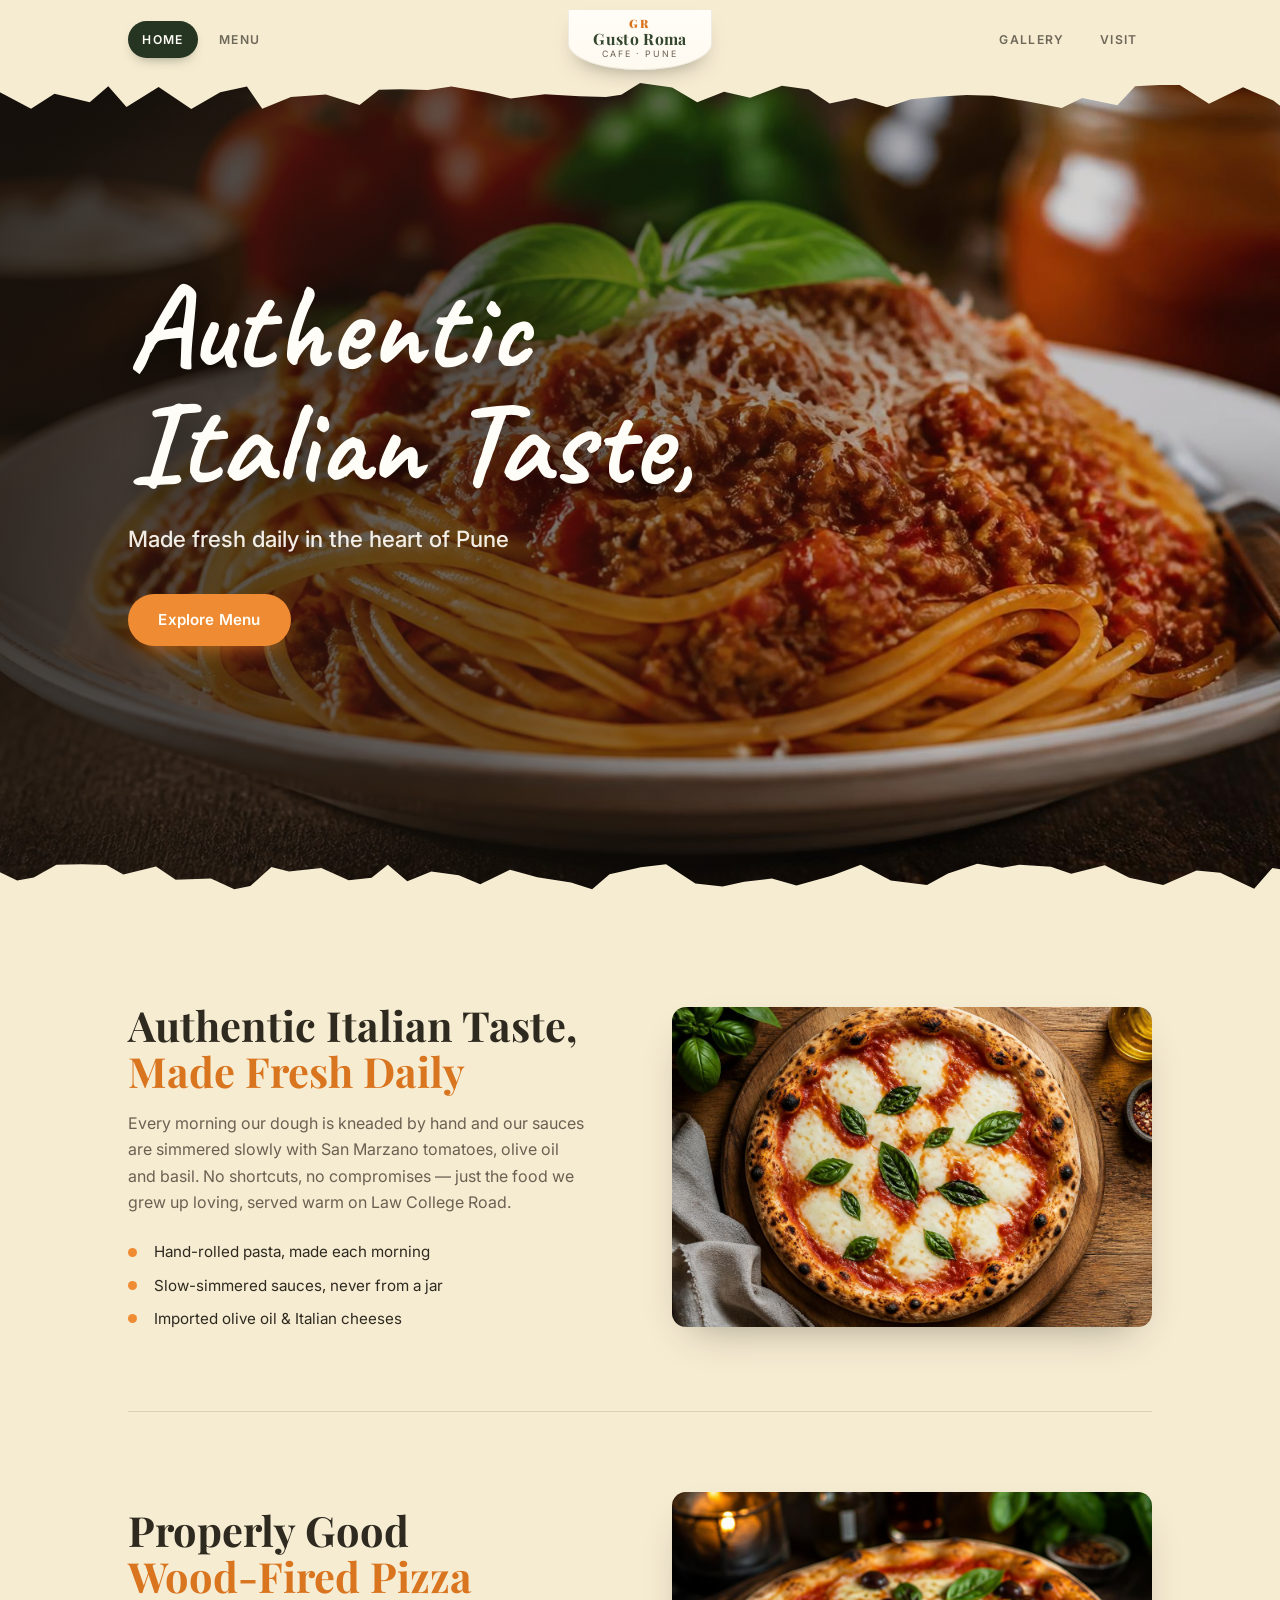
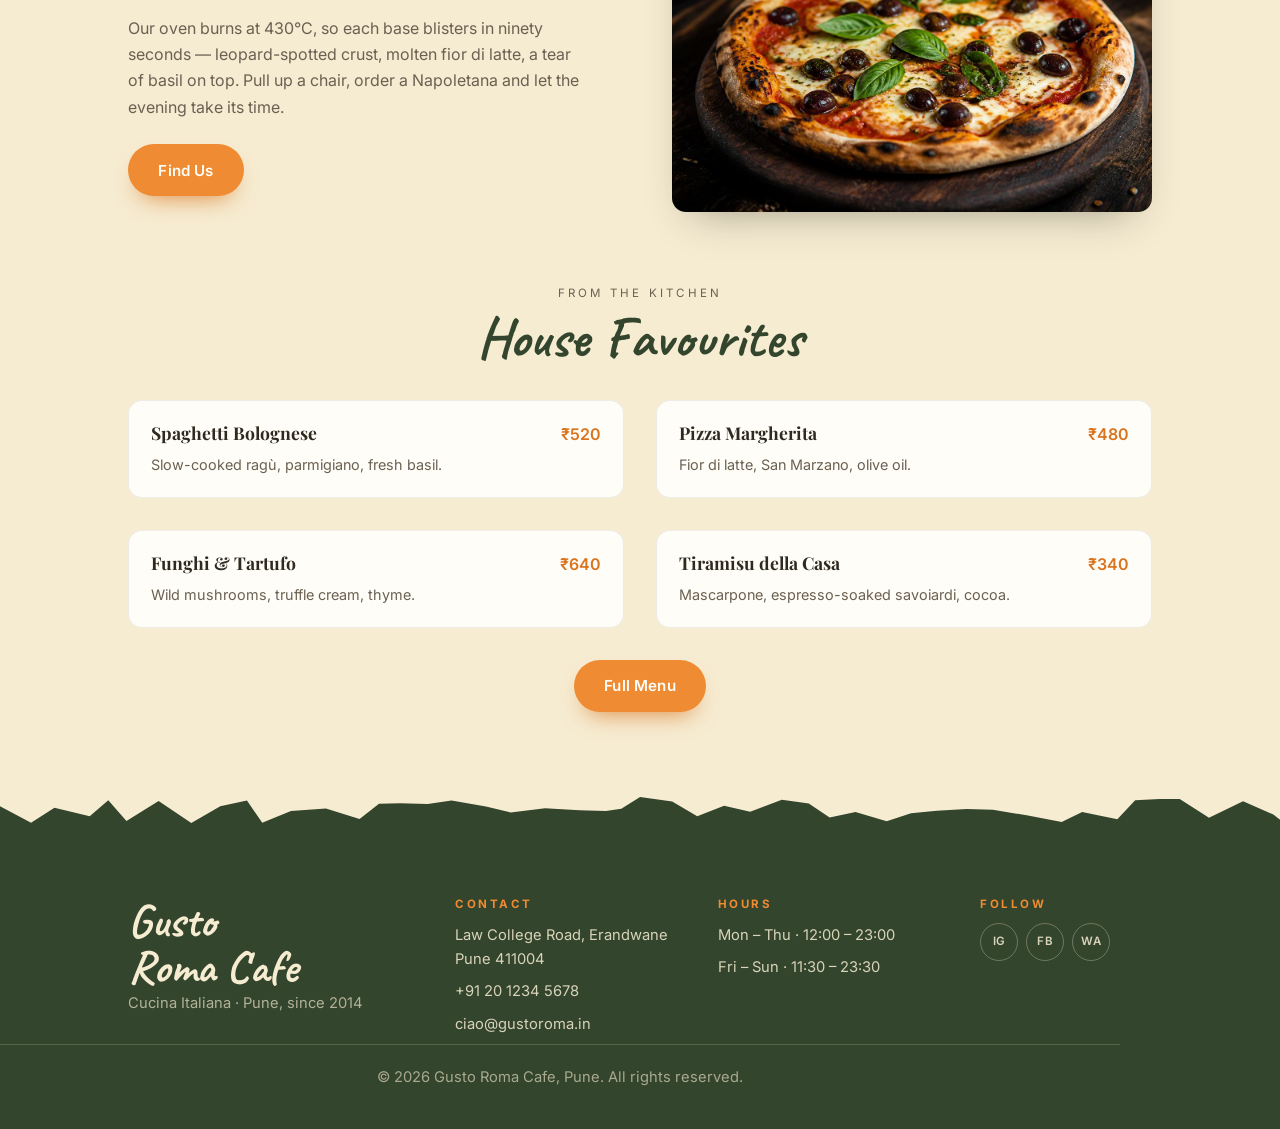
<file: index.html>
<!doctype html>
<html lang="en">
  <head>
    <meta charset="utf-8" />
    <meta name="viewport" content="width=device-width, initial-scale=1" />
    <title>Gusto Roma Cafe — Authentic Italian in Pune</title>
    <meta
      name="description"
      content="Gusto Roma Cafe in Pune serves authentic Italian pasta, wood-fired pizza and espresso, made fresh daily."
    />
    <link rel="preconnect" href="https://fonts.googleapis.com" />
    <link rel="preconnect" href="https://fonts.gstatic.com" crossorigin />
    <link
      href="https://fonts.googleapis.com/css2?family=Caveat:wght@700&family=Playfair+Display:wght@700;900&family=Inter:wght@400;500;600&display=swap"
      rel="stylesheet"
    />
    <link rel="stylesheet" href="./styles.css" />
  </head>
  <body>
    <header class="nav" id="top">
      <div class="nav__inner">
        <nav class="nav__links nav__links--left" aria-label="Primary">
          <a href="./index.html" class="is-active">Home</a>
          <a href="./menu.html">Menu</a>
        </nav>

        <a class="brand" href="./index.html" aria-label="Gusto Roma Cafe home">
          <span class="brand__mark">GR</span>
          <span class="brand__name">Gusto Roma</span>
          <span class="brand__sub">Cafe · Pune</span>
        </a>

        <nav class="nav__links nav__links--right" aria-label="Secondary">
          <a href="./gallery.html">Gallery</a>
          <a href="./visit.html">Visit</a>
        </nav>

        <button class="nav__toggle" id="navToggle" aria-expanded="false" aria-controls="mobileMenu">
          <span class="sr-only">Open menu</span>
          <span class="nav__bar"></span>
          <span class="nav__bar"></span>
          <span class="nav__bar"></span>
        </button>
      </div>

      <div class="mobile-menu" id="mobileMenu" hidden>
        <a href="./index.html" class="is-active">Home</a>
        <a href="./menu.html">Menu</a>
        <a href="./gallery.html">Gallery</a>
        <a href="./visit.html">Visit</a>
      </div>
    </header>

    <main>
      <!-- HERO -->
      <section class="hero" id="hero">
        <img
          class="hero__img"
          src="[data-uri]" data-img="hero-pasta"
          alt="Spaghetti bolognese with fresh basil on a rustic wooden table"
          width="1600"
          height="1008"
        />
        <div class="hero__scrim"></div>
        <div class="hero__content reveal">
          <h1 class="hero__title">Authentic<br />Italian Taste,</h1>
          <p class="hero__sub">Made fresh daily in the heart of Pune</p>
          <a class="btn btn--primary" href="./menu.html">Explore Menu</a>
        </div>
        <div class="torn torn--bottom" aria-hidden="true"></div>
      </section>

      <!-- CREAM SECTION -->
      <section class="cream">
        <div class="wrap">
          <article class="split reveal" id="story">
            <div class="split__text">
              <h2>Authentic Italian Taste,<br /><span class="accent">Made Fresh Daily</span></h2>
              <p>
                Every morning our dough is kneaded by hand and our sauces are simmered slowly with
                San Marzano tomatoes, olive oil and basil. No shortcuts, no compromises — just the
                food we grew up loving, served warm on Law College Road.
              </p>
              <ul class="ticks">
                <li>Hand-rolled pasta, made each morning</li>
                <li>Slow-simmered sauces, never from a jar</li>
                <li>Imported olive oil &amp; Italian cheeses</li>
              </ul>
            </div>
            <div class="split__media">
              <img
                src="[data-uri]" data-img="pizza-margherita"
                alt="Margherita pizza with mozzarella and basil on a wooden board"
                loading="lazy"
                width="1200"
                height="800"
              />
            </div>
          </article>

          <hr class="rule" />

          <article class="split split--reverse reveal" id="pizza">
            <div class="split__text">
              <h2>Properly Good<br /><span class="accent">Wood-Fired Pizza</span></h2>
              <p>
                Our oven burns at 430°C, so each base blisters in ninety seconds — leopard-spotted
                crust, molten fior di latte, a tear of basil on top. Pull up a chair, order a
                Napoletana and let the evening take its time.
              </p>
              <a class="btn btn--primary" href="./visit.html">Find Us</a>
            </div>
            <div class="split__media">
              <img
                src="[data-uri]" data-img="pizza-woodfired"
                alt="Wood-fired pizza with olives and basil on a dark wooden board"
                loading="lazy"
                width="1200"
                height="800"
              />
            </div>
          </article>

          <!-- MENU PREVIEW -->
          <section class="menu reveal" id="menu-preview">
            <p class="eyebrow">From the kitchen</p>
            <h2 class="menu__title">House Favourites</h2>
            <div class="menu__grid">
              <div class="dish">
                <div class="dish__row"><h3>Spaghetti Bolognese</h3><span>₹520</span></div>
                <p>Slow-cooked ragù, parmigiano, fresh basil.</p>
              </div>
              <div class="dish">
                <div class="dish__row"><h3>Pizza Margherita</h3><span>₹480</span></div>
                <p>Fior di latte, San Marzano, olive oil.</p>
              </div>
              <div class="dish">
                <div class="dish__row"><h3>Funghi &amp; Tartufo</h3><span>₹640</span></div>
                <p>Wild mushrooms, truffle cream, thyme.</p>
              </div>
              <div class="dish">
                <div class="dish__row"><h3>Tiramisu della Casa</h3><span>₹340</span></div>
                <p>Mascarpone, espresso-soaked savoiardi, cocoa.</p>
              </div>
            </div>
            <p style="margin-top: 2rem">
              <a class="btn btn--primary" href="./menu.html">Full Menu</a>
            </p>
          </section>
        </div>
      </section>
    </main>

    <footer class="footer" id="visit-footer">
      <div class="torn torn--top" aria-hidden="true"></div>
      <div class="wrap footer__grid">
        <div>
          <h3 class="footer__logo">Gusto<br />Roma Cafe</h3>
          <p class="footer__tag">Cucina Italiana · Pune, since 2014</p>
        </div>
        <div>
          <h4>Contact</h4>
          <p>Law College Road, Erandwane<br />Pune 411004</p>
          <p><a href="tel:+912012345678">+91 20 1234 5678</a></p>
          <p><a href="mailto:ciao@gustoroma.in">ciao@gustoroma.in</a></p>
        </div>
        <div>
          <h4>Hours</h4>
          <p>Mon – Thu · 12:00 – 23:00</p>
          <p>Fri – Sun · 11:30 – 23:30</p>
        </div>
        <div>
          <h4>Follow</h4>
          <div class="social">
            <a href="#" aria-label="Instagram">IG</a>
            <a href="#" aria-label="Facebook">FB</a>
            <a href="#" aria-label="WhatsApp">WA</a>
          </div>
        </div>
      </div>
      <p class="footer__legal">© <span id="year">2026</span> Gusto Roma Cafe, Pune. All rights reserved.</p>
    </footer>

    <script src="./script.js" defer></script>
  </body>
</html>
</file>
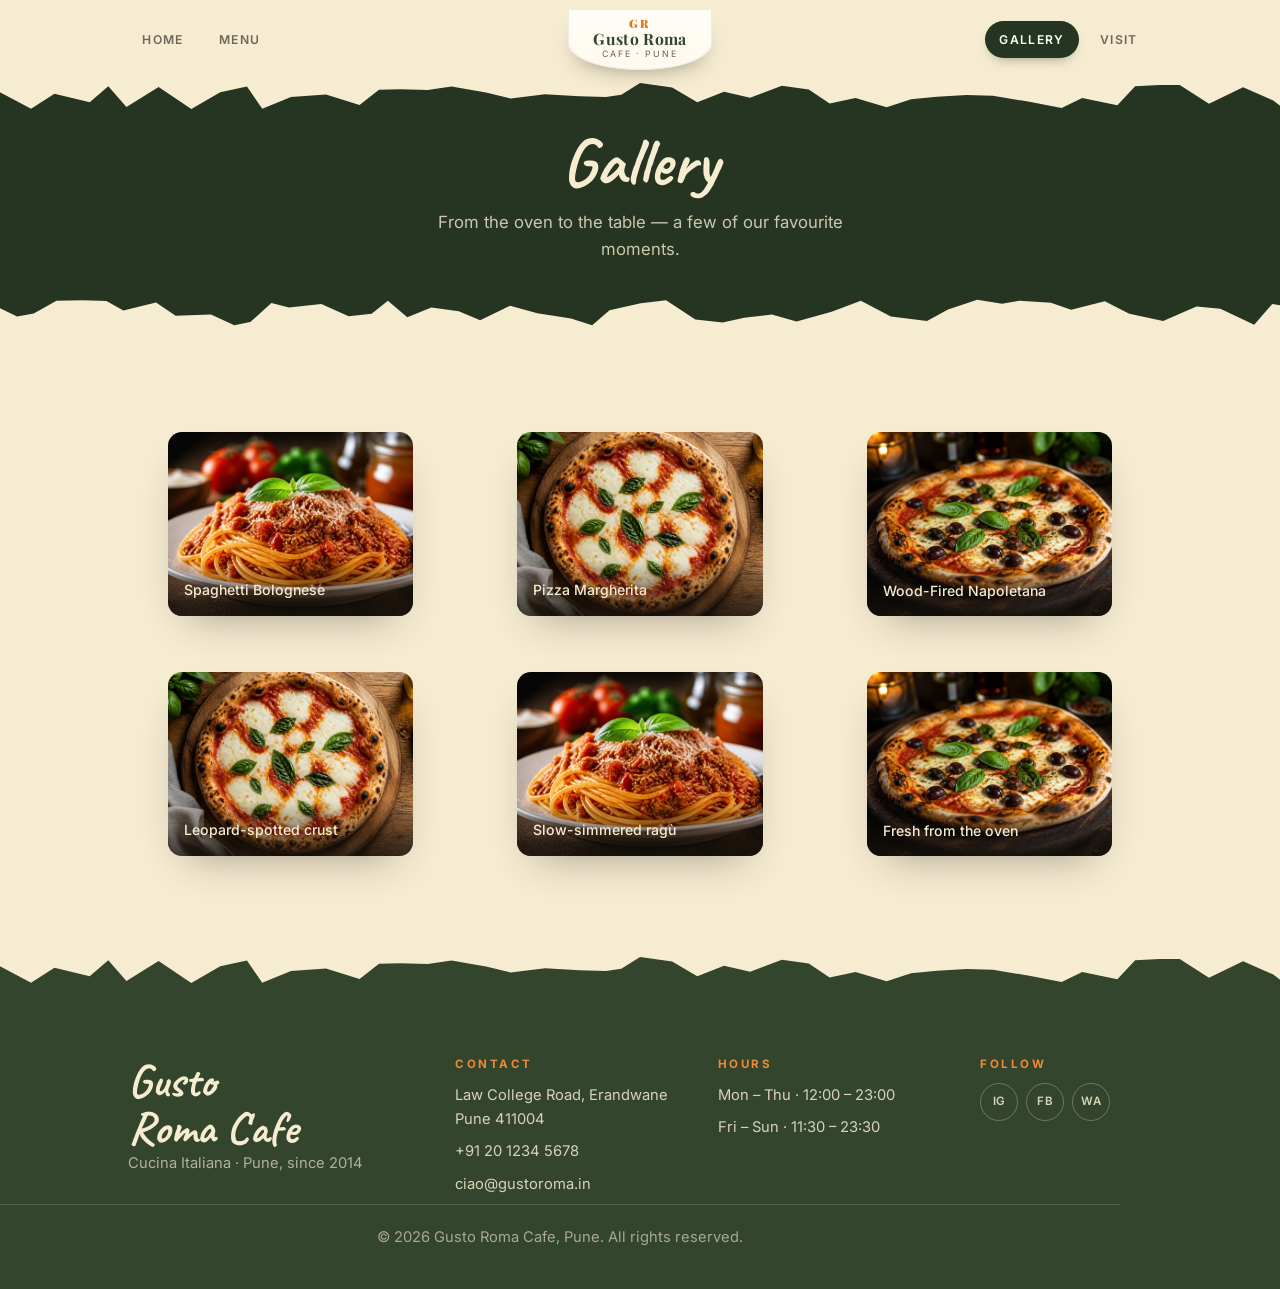
<file: gallery.html>
<!doctype html>
<html lang="en">
  <head>
    <meta charset="utf-8" />
    <meta name="viewport" content="width=device-width, initial-scale=1" />
    <title>Gallery — Gusto Roma Cafe, Pune</title>
    <meta
      name="description"
      content="A look inside Gusto Roma Cafe: wood-fired pizza, handmade pasta and the warm atmosphere of our Pune kitchen."
    />
    <link rel="preconnect" href="https://fonts.googleapis.com" />
    <link rel="preconnect" href="https://fonts.gstatic.com" crossorigin />
    <link
      href="https://fonts.googleapis.com/css2?family=Caveat:wght@700&family=Playfair+Display:wght@700;900&family=Inter:wght@400;500;600&display=swap"
      rel="stylesheet"
    />
    <link rel="stylesheet" href="./styles.css" />
  </head>
  <body>
    <header class="nav" id="top">
      <div class="nav__inner">
        <nav class="nav__links nav__links--left" aria-label="Primary">
          <a href="./index.html">Home</a>
          <a href="./menu.html">Menu</a>
        </nav>

        <a class="brand" href="./index.html" aria-label="Gusto Roma Cafe home">
          <span class="brand__mark">GR</span>
          <span class="brand__name">Gusto Roma</span>
          <span class="brand__sub">Cafe · Pune</span>
        </a>

        <nav class="nav__links nav__links--right" aria-label="Secondary">
          <a href="./gallery.html" class="is-active">Gallery</a>
          <a href="./visit.html">Visit</a>
        </nav>

        <button class="nav__toggle" id="navToggle" aria-expanded="false" aria-controls="mobileMenu">
          <span class="sr-only">Open menu</span>
          <span class="nav__bar"></span>
          <span class="nav__bar"></span>
          <span class="nav__bar"></span>
        </button>
      </div>

      <div class="mobile-menu" id="mobileMenu" hidden>
        <a href="./index.html">Home</a>
        <a href="./menu.html">Menu</a>
        <a href="./gallery.html" class="is-active">Gallery</a>
        <a href="./visit.html">Visit</a>
      </div>
    </header>

    <main class="page-offset">
      <section class="page-hero">
        <div class="wrap">
          <h1>Gallery</h1>
          <p>From the oven to the table — a few of our favourite moments.</p>
        </div>
        <div class="torn torn--bottom" aria-hidden="true"></div>
      </section>

      <section class="cream gallery">
        <div class="wrap">
          <div class="gallery__grid">
            <figure class="gallery__item reveal">
              <img
                src="[data-uri]" data-img="hero-pasta"
                alt="Spaghetti Bolognese with fresh basil"
                loading="lazy"
                width="800"
                height="600"
              />
              <figcaption>Spaghetti Bolognese</figcaption>
            </figure>
            <figure class="gallery__item reveal">
              <img
                src="[data-uri]" data-img="pizza-margherita"
                alt="Classic Margherita pizza"
                loading="lazy"
                width="800"
                height="600"
              />
              <figcaption>Pizza Margherita</figcaption>
            </figure>
            <figure class="gallery__item reveal">
              <img
                src="[data-uri]" data-img="pizza-woodfired"
                alt="Wood-fired pizza with olives and basil"
                loading="lazy"
                width="800"
                height="600"
              />
              <figcaption>Wood-Fired Napoletana</figcaption>
            </figure>
            <figure class="gallery__item reveal">
              <img
                src="[data-uri]" data-img="pizza-margherita"
                alt="Close-up of blistered crust and melting mozzarella"
                loading="lazy"
                width="800"
                height="600"
              />
              <figcaption>Leopard-spotted crust</figcaption>
            </figure>
            <figure class="gallery__item reveal">
              <img
                src="[data-uri]" data-img="hero-pasta"
                alt="Rich tomato ragù over fresh pasta"
                loading="lazy"
                width="800"
                height="600"
              />
              <figcaption>Slow-simmered ragù</figcaption>
            </figure>
            <figure class="gallery__item reveal">
              <img
                src="[data-uri]" data-img="pizza-woodfired"
                alt="Olives and basil on molten cheese"
                loading="lazy"
                width="800"
                height="600"
              />
              <figcaption>Fresh from the oven</figcaption>
            </figure>
          </div>
        </div>
      </section>
    </main>

    <footer class="footer">
      <div class="torn torn--top" aria-hidden="true"></div>
      <div class="wrap footer__grid">
        <div>
          <h3 class="footer__logo">Gusto<br />Roma Cafe</h3>
          <p class="footer__tag">Cucina Italiana · Pune, since 2014</p>
        </div>
        <div>
          <h4>Contact</h4>
          <p>Law College Road, Erandwane<br />Pune 411004</p>
          <p><a href="tel:+912012345678">+91 20 1234 5678</a></p>
          <p><a href="mailto:ciao@gustoroma.in">ciao@gustoroma.in</a></p>
        </div>
        <div>
          <h4>Hours</h4>
          <p>Mon – Thu · 12:00 – 23:00</p>
          <p>Fri – Sun · 11:30 – 23:30</p>
        </div>
        <div>
          <h4>Follow</h4>
          <div class="social">
            <a href="#" aria-label="Instagram">IG</a>
            <a href="#" aria-label="Facebook">FB</a>
            <a href="#" aria-label="WhatsApp">WA</a>
          </div>
        </div>
      </div>
      <p class="footer__legal">© <span id="year">2026</span> Gusto Roma Cafe, Pune. All rights reserved.</p>
    </footer>

    <script src="./script.js" defer></script>
  </body>
</html>
</file>
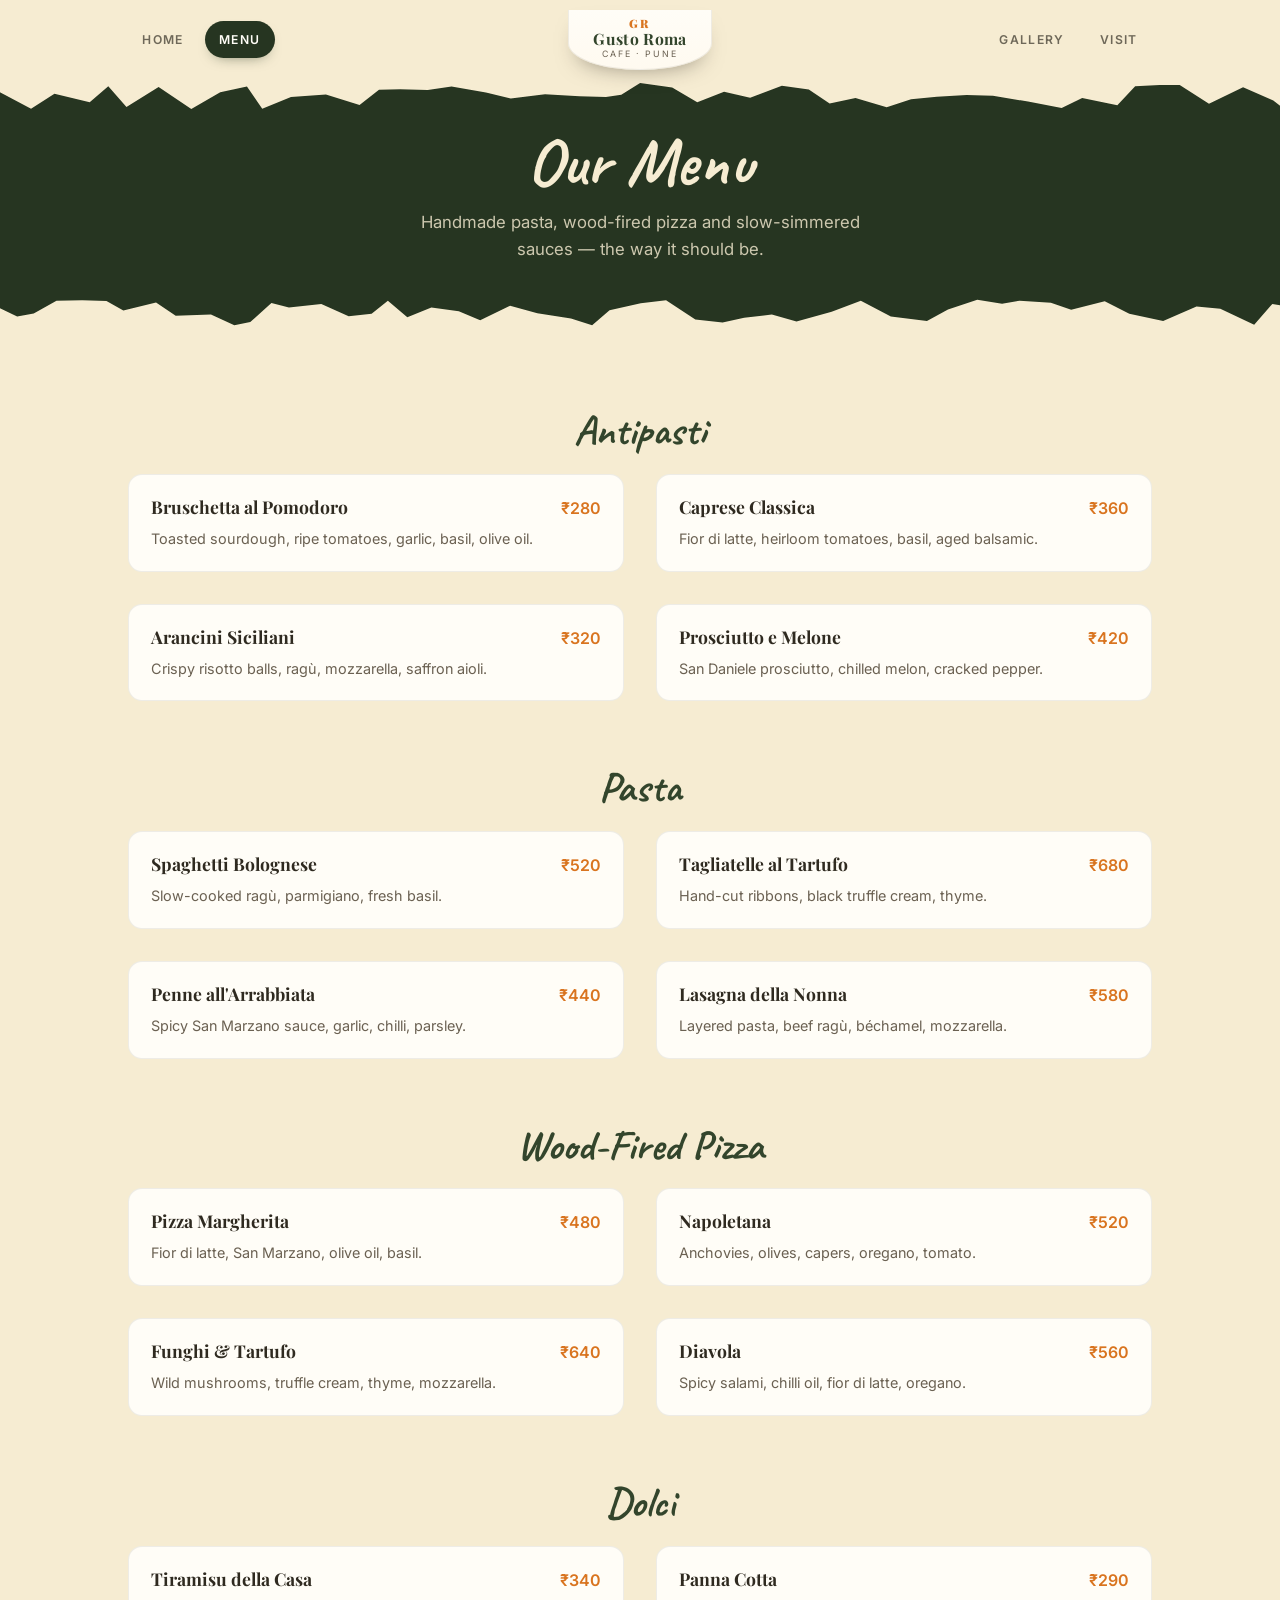
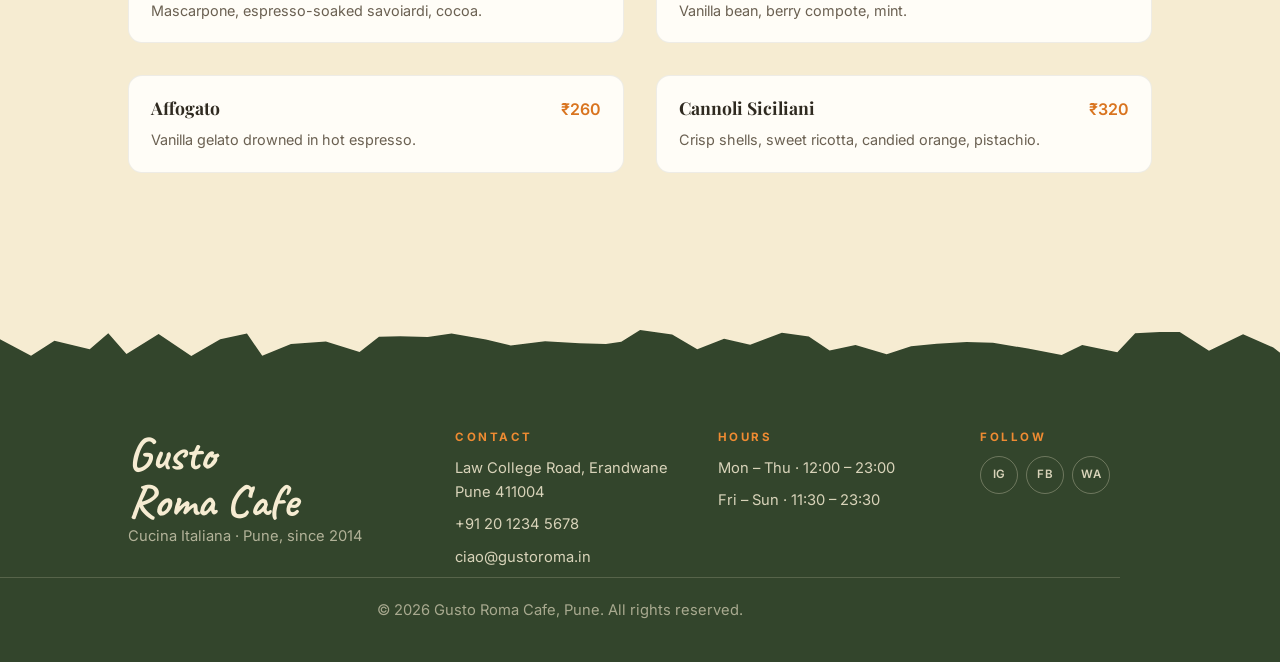
<file: menu.html>
<!doctype html>
<html lang="en">
  <head>
    <meta charset="utf-8" />
    <meta name="viewport" content="width=device-width, initial-scale=1" />
    <title>Menu — Gusto Roma Cafe, Pune</title>
    <meta
      name="description"
      content="Full menu at Gusto Roma Cafe: pasta, wood-fired pizza, antipasti and desserts made fresh daily in Pune."
    />
    <link rel="preconnect" href="https://fonts.googleapis.com" />
    <link rel="preconnect" href="https://fonts.gstatic.com" crossorigin />
    <link
      href="https://fonts.googleapis.com/css2?family=Caveat:wght@700&family=Playfair+Display:wght@700;900&family=Inter:wght@400;500;600&display=swap"
      rel="stylesheet"
    />
    <link rel="stylesheet" href="./styles.css" />
  </head>
  <body>
    <header class="nav" id="top">
      <div class="nav__inner">
        <nav class="nav__links nav__links--left" aria-label="Primary">
          <a href="./index.html">Home</a>
          <a href="./menu.html" class="is-active">Menu</a>
        </nav>

        <a class="brand" href="./index.html" aria-label="Gusto Roma Cafe home">
          <span class="brand__mark">GR</span>
          <span class="brand__name">Gusto Roma</span>
          <span class="brand__sub">Cafe · Pune</span>
        </a>

        <nav class="nav__links nav__links--right" aria-label="Secondary">
          <a href="./gallery.html">Gallery</a>
          <a href="./visit.html">Visit</a>
        </nav>

        <button class="nav__toggle" id="navToggle" aria-expanded="false" aria-controls="mobileMenu">
          <span class="sr-only">Open menu</span>
          <span class="nav__bar"></span>
          <span class="nav__bar"></span>
          <span class="nav__bar"></span>
        </button>
      </div>

      <div class="mobile-menu" id="mobileMenu" hidden>
        <a href="./index.html">Home</a>
        <a href="./menu.html" class="is-active">Menu</a>
        <a href="./gallery.html">Gallery</a>
        <a href="./visit.html">Visit</a>
      </div>
    </header>

    <main class="page-offset">
      <section class="page-hero">
        <div class="wrap">
          <h1>Our Menu</h1>
          <p>Handmade pasta, wood-fired pizza and slow-simmered sauces — the way it should be.</p>
        </div>
        <div class="torn torn--bottom" aria-hidden="true"></div>
      </section>

      <section class="cream menu-page">
        <div class="wrap">
          <div class="menu-cat reveal">
            <h2>Antipasti</h2>
            <div class="menu__grid">
              <div class="dish">
                <div class="dish__row"><h3>Bruschetta al Pomodoro</h3><span>₹280</span></div>
                <p>Toasted sourdough, ripe tomatoes, garlic, basil, olive oil.</p>
              </div>
              <div class="dish">
                <div class="dish__row"><h3>Caprese Classica</h3><span>₹360</span></div>
                <p>Fior di latte, heirloom tomatoes, basil, aged balsamic.</p>
              </div>
              <div class="dish">
                <div class="dish__row"><h3>Arancini Siciliani</h3><span>₹320</span></div>
                <p>Crispy risotto balls, ragù, mozzarella, saffron aioli.</p>
              </div>
              <div class="dish">
                <div class="dish__row"><h3>Prosciutto e Melone</h3><span>₹420</span></div>
                <p>San Daniele prosciutto, chilled melon, cracked pepper.</p>
              </div>
            </div>
          </div>

          <div class="menu-cat reveal">
            <h2>Pasta</h2>
            <div class="menu__grid">
              <div class="dish">
                <div class="dish__row"><h3>Spaghetti Bolognese</h3><span>₹520</span></div>
                <p>Slow-cooked ragù, parmigiano, fresh basil.</p>
              </div>
              <div class="dish">
                <div class="dish__row"><h3>Tagliatelle al Tartufo</h3><span>₹680</span></div>
                <p>Hand-cut ribbons, black truffle cream, thyme.</p>
              </div>
              <div class="dish">
                <div class="dish__row"><h3>Penne all'Arrabbiata</h3><span>₹440</span></div>
                <p>Spicy San Marzano sauce, garlic, chilli, parsley.</p>
              </div>
              <div class="dish">
                <div class="dish__row"><h3>Lasagna della Nonna</h3><span>₹580</span></div>
                <p>Layered pasta, beef ragù, béchamel, mozzarella.</p>
              </div>
            </div>
          </div>

          <div class="menu-cat reveal">
            <h2>Wood-Fired Pizza</h2>
            <div class="menu__grid">
              <div class="dish">
                <div class="dish__row"><h3>Pizza Margherita</h3><span>₹480</span></div>
                <p>Fior di latte, San Marzano, olive oil, basil.</p>
              </div>
              <div class="dish">
                <div class="dish__row"><h3>Napoletana</h3><span>₹520</span></div>
                <p>Anchovies, olives, capers, oregano, tomato.</p>
              </div>
              <div class="dish">
                <div class="dish__row"><h3>Funghi &amp; Tartufo</h3><span>₹640</span></div>
                <p>Wild mushrooms, truffle cream, thyme, mozzarella.</p>
              </div>
              <div class="dish">
                <div class="dish__row"><h3>Diavola</h3><span>₹560</span></div>
                <p>Spicy salami, chilli oil, fior di latte, oregano.</p>
              </div>
            </div>
          </div>

          <div class="menu-cat reveal">
            <h2>Dolci</h2>
            <div class="menu__grid">
              <div class="dish">
                <div class="dish__row"><h3>Tiramisu della Casa</h3><span>₹340</span></div>
                <p>Mascarpone, espresso-soaked savoiardi, cocoa.</p>
              </div>
              <div class="dish">
                <div class="dish__row"><h3>Panna Cotta</h3><span>₹290</span></div>
                <p>Vanilla bean, berry compote, mint.</p>
              </div>
              <div class="dish">
                <div class="dish__row"><h3>Affogato</h3><span>₹260</span></div>
                <p>Vanilla gelato drowned in hot espresso.</p>
              </div>
              <div class="dish">
                <div class="dish__row"><h3>Cannoli Siciliani</h3><span>₹320</span></div>
                <p>Crisp shells, sweet ricotta, candied orange, pistachio.</p>
              </div>
            </div>
          </div>
        </div>
      </section>
    </main>

    <footer class="footer">
      <div class="torn torn--top" aria-hidden="true"></div>
      <div class="wrap footer__grid">
        <div>
          <h3 class="footer__logo">Gusto<br />Roma Cafe</h3>
          <p class="footer__tag">Cucina Italiana · Pune, since 2014</p>
        </div>
        <div>
          <h4>Contact</h4>
          <p>Law College Road, Erandwane<br />Pune 411004</p>
          <p><a href="tel:+912012345678">+91 20 1234 5678</a></p>
          <p><a href="mailto:ciao@gustoroma.in">ciao@gustoroma.in</a></p>
        </div>
        <div>
          <h4>Hours</h4>
          <p>Mon – Thu · 12:00 – 23:00</p>
          <p>Fri – Sun · 11:30 – 23:30</p>
        </div>
        <div>
          <h4>Follow</h4>
          <div class="social">
            <a href="#" aria-label="Instagram">IG</a>
            <a href="#" aria-label="Facebook">FB</a>
            <a href="#" aria-label="WhatsApp">WA</a>
          </div>
        </div>
      </div>
      <p class="footer__legal">© <span id="year">2026</span> Gusto Roma Cafe, Pune. All rights reserved.</p>
    </footer>

    <script src="./script.js" defer></script>
  </body>
</html>
</file>
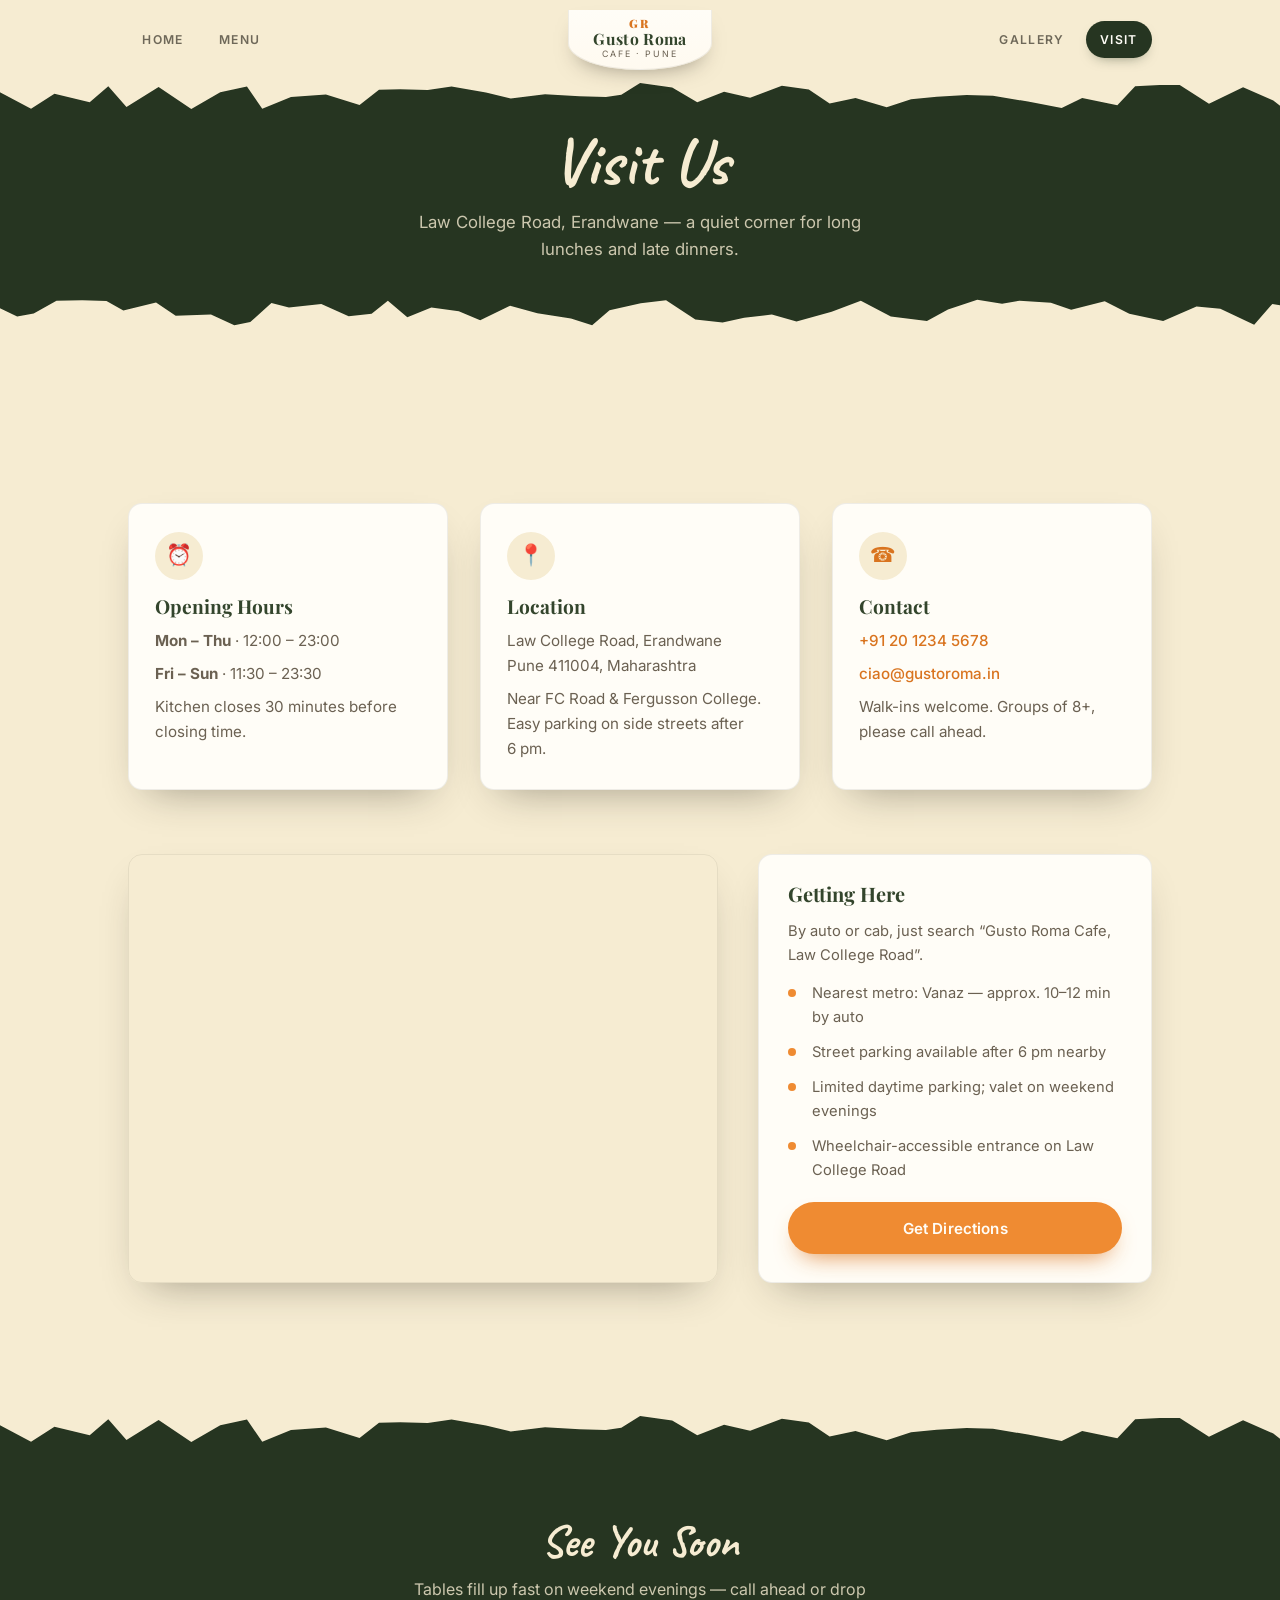
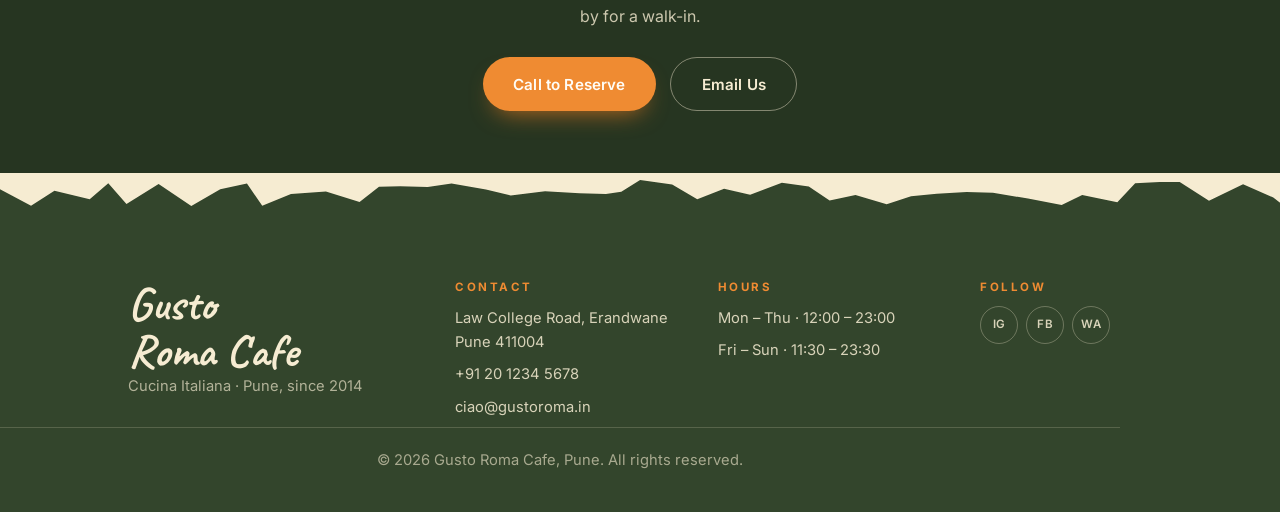
<file: visit.html>
<!doctype html>
<html lang="en">
  <head>
    <meta charset="utf-8" />
    <meta name="viewport" content="width=device-width, initial-scale=1" />
    <title>Visit — Gusto Roma Cafe, Pune</title>
    <meta
      name="description"
      content="Find Gusto Roma Cafe on Law College Road, Erandwane, Pune. Opening hours, contact details, map and directions."
    />
    <link rel="preconnect" href="https://fonts.googleapis.com" />
    <link rel="preconnect" href="https://fonts.gstatic.com" crossorigin />
    <link
      href="https://fonts.googleapis.com/css2?family=Caveat:wght@700&family=Playfair+Display:wght@700;900&family=Inter:wght@400;500;600&display=swap"
      rel="stylesheet"
    />
    <link rel="stylesheet" href="./styles.css" />
  </head>
  <body>
    <header class="nav" id="top">
      <div class="nav__inner">
        <nav class="nav__links nav__links--left" aria-label="Primary">
          <a href="./index.html">Home</a>
          <a href="./menu.html">Menu</a>
        </nav>

        <a class="brand" href="./index.html" aria-label="Gusto Roma Cafe home">
          <span class="brand__mark">GR</span>
          <span class="brand__name">Gusto Roma</span>
          <span class="brand__sub">Cafe · Pune</span>
        </a>

        <nav class="nav__links nav__links--right" aria-label="Secondary">
          <a href="./gallery.html">Gallery</a>
          <a href="./visit.html" class="is-active">Visit</a>
        </nav>

        <button class="nav__toggle" id="navToggle" aria-expanded="false" aria-controls="mobileMenu">
          <span class="sr-only">Open menu</span>
          <span class="nav__bar"></span>
          <span class="nav__bar"></span>
          <span class="nav__bar"></span>
        </button>
      </div>

      <div class="mobile-menu" id="mobileMenu" hidden>
        <a href="./index.html">Home</a>
        <a href="./menu.html">Menu</a>
        <a href="./gallery.html">Gallery</a>
        <a href="./visit.html" class="is-active">Visit</a>
      </div>
    </header>

    <main class="page-offset">
      <section class="page-hero">
        <div class="wrap">
          <h1>Visit Us</h1>
          <p>Law College Road, Erandwane — a quiet corner for long lunches and late dinners.</p>
        </div>
        <div class="torn torn--bottom" aria-hidden="true"></div>
      </section>

      <section class="cream">
        <div class="wrap">
          <!-- Quick info cards -->
          <div class="visit-info">
            <div class="visit-card reveal" id="hours">
              <div class="visit-card__icon" aria-hidden="true">⏰</div>
              <h3>Opening Hours</h3>
              <p><strong>Mon – Thu</strong> · 12:00 – 23:00</p>
              <p><strong>Fri – Sun</strong> · 11:30 – 23:30</p>
              <p>Kitchen closes 30 minutes before closing time.</p>
            </div>
            <div class="visit-card reveal">
              <div class="visit-card__icon" aria-hidden="true">📍</div>
              <h3>Location</h3>
              <p>Law College Road, Erandwane<br />Pune 411004, Maharashtra</p>
              <p>Near FC Road &amp; Fergusson College. Easy parking on side streets after 6&nbsp;pm.</p>
            </div>
            <div class="visit-card reveal">
              <div class="visit-card__icon" aria-hidden="true">☎️</div>
              <h3>Contact</h3>
              <p><a href="tel:+912012345678">+91 20 1234 5678</a></p>
              <p><a href="mailto:ciao@gustoroma.in">ciao@gustoroma.in</a></p>
              <p>Walk-ins welcome. Groups of 8+, please call ahead.</p>
            </div>
          </div>

          <!-- Map + directions -->
          <div class="visit-main">
            <div class="visit-map reveal">
              <iframe
                title="Map to Gusto Roma Cafe, Law College Road, Erandwane, Pune"
                src="https://maps.google.com/maps?q=Law%20College%20Road%2C%20Erandwane%2C%20Pune%20411004&t=&z=15&ie=UTF8&iwloc=&output=embed"
                loading="lazy"
                referrerpolicy="no-referrer-when-downgrade"
              ></iframe>
            </div>
            <div class="visit-directions reveal">
              <h3>Getting Here</h3>
              <p>By auto or cab, just search &ldquo;Gusto Roma Cafe, Law College Road&rdquo;.</p>
              <ul class="visit-directions__list">
                <li>Nearest metro: Vanaz — approx. 10–12 min by auto</li>
                <li>Street parking available after 6 pm nearby</li>
                <li>Limited daytime parking; valet on weekend evenings</li>
                <li>Wheelchair-accessible entrance on Law College Road</li>
              </ul>
              <p style="margin-top: 0.4rem">
                <a class="btn btn--primary" style="width: 100%"
                  href="https://www.google.com/maps/dir/?api=1&destination=Law+College+Road,+Erandwane,+Pune+411004"
                  target="_blank" rel="noopener">Get Directions</a>
              </p>
            </div>
          </div>
        </div>
      </section>

      <!-- CTA band -->
      <section class="visit-cta">
        <div class="torn torn--top" aria-hidden="true" style="background-color: var(--cream)"></div>
        <div class="wrap">
          <h2>See You Soon</h2>
          <p>Tables fill up fast on weekend evenings — call ahead or drop by for a walk-in.</p>
          <div class="visit-cta__actions">
            <a class="btn btn--primary" href="tel:+912012345678">Call to Reserve</a>
            <a class="btn btn--outline" href="mailto:ciao@gustoroma.in">Email Us</a>
          </div>
        </div>
      </section>
    </main>

    <footer class="footer">
      <div class="torn torn--top" aria-hidden="true"></div>
      <div class="wrap footer__grid">
        <div>
          <h3 class="footer__logo">Gusto<br />Roma Cafe</h3>
          <p class="footer__tag">Cucina Italiana · Pune, since 2014</p>
        </div>
        <div>
          <h4>Contact</h4>
          <p>Law College Road, Erandwane<br />Pune 411004</p>
          <p><a href="tel:+912012345678">+91 20 1234 5678</a></p>
          <p><a href="mailto:ciao@gustoroma.in">ciao@gustoroma.in</a></p>
        </div>
        <div>
          <h4>Hours</h4>
          <p>Mon – Thu · 12:00 – 23:00</p>
          <p>Fri – Sun · 11:30 – 23:30</p>
        </div>
        <div>
          <h4>Follow</h4>
          <div class="social">
            <a href="#" aria-label="Instagram">IG</a>
            <a href="#" aria-label="Facebook">FB</a>
            <a href="#" aria-label="WhatsApp">WA</a>
          </div>
        </div>
      </div>
      <p class="footer__legal">© <span id="year">2026</span> Gusto Roma Cafe, Pune. All rights reserved.</p>
    </footer>

    <script src="./script.js" defer></script>
  </body>
</html>
</file>
<file: styles.css>
/* ==========================================================================
   Gusto Roma Cafe — Pune
   ========================================================================== */

:root {
  --cream: #f6ecd2;
  --cream-deep: #efe1bf;
  --ink: #2f2a20;
  --ink-soft: #6b6152;
  --green: #33452c;
  --green-deep: #263521;
  --orange: #ef8b32;
  --orange-deep: #d9741f;
  --white: #fffdf7;

  --font-display: "Playfair Display", Georgia, serif;
  --font-script: "Caveat", "Playfair Display", cursive;
  --font-body: "Inter", system-ui, -apple-system, sans-serif;

  --wrap: 1120px;
  --pad: clamp(1.25rem, 4vw, 3rem);
  --radius: 14px;
  --shadow: 0 18px 40px -20px rgba(47, 42, 32, 0.45);

  --torn-h: clamp(22px, 3.5vw, 42px);
  --torn-bottom: url("data:image/svg+xml,%3Csvg%20xmlns%3D%22http%3A%2F%2Fwww.w3.org%2F2000%2Fsvg%22%20viewBox%3D%220%200%201200%2060%22%20preserveAspectRatio%3D%22none%22%3E%3Cpath%20d%3D%22M0%2C60%20L0%2C18.3%20L17.0%2C30.7%20L32.5%2C26.4%20L53.8%2C8.2%20L77.9%2C7.4%20L100.6%2C8.7%20L116.4%2C22.1%20L147.0%2C10.7%20L165.4%2C29.8%20L198.4%2C27.9%20L220.3%2C43.1%20L235.2%2C38.6%20L255.0%2C11.5%20L271.4%2C17.7%20L301.7%2C12.9%20L327.3%2C30.3%20L348.8%2C26.8%20L364.0%2C8.3%20L382.2%2C31.9%20L404.7%2C17.9%20L430.4%2C23.2%20L450.4%2C36.2%20L478.4%2C15.3%20L503.9%2C26.0%20L535.4%2C33.7%20L555.2%2C43.2%20L571.5%2C21.9%20L600.7%2C11.8%20L624.4%2C7.5%20L651.8%2C35.1%20L677.3%2C39.3%20L697.5%2C32.4%20L723.4%2C28.0%20L746.5%2C37.9%20L779.4%2C24.0%20L806.7%2C8.3%20L834.8%2C30.6%20L868.6%2C37.2%20L888.3%2C20.7%20L915.7%2C6.9%20L938.9%2C12.4%20L955.3%2C8.2%20L984.6%2C10.9%20L1003.6%2C20.9%20L1035.0%2C9.1%20L1058.0%2C26.9%20L1089.7%2C37.1%20L1120.9%2C16.6%20L1143.2%2C19.6%20L1174.9%2C42.4%20L1191.9%2C12.7%20L1200%2C14.9%20L1200%2C60%20Z%22%20fill%3D%22%23000%22%2F%3E%3C%2Fsvg%3E");
  --torn-top: url("data:image/svg+xml,%3Csvg%20xmlns%3D%22http%3A%2F%2Fwww.w3.org%2F2000%2Fsvg%22%20viewBox%3D%220%200%201200%2060%22%20preserveAspectRatio%3D%22none%22%3E%3Cpath%20d%3D%22M0%2C0%20L0%2C22.6%20L30.0%2C46.9%20L51.9%2C25.3%20L84.9%2C37.5%20L102.3%2C14.8%20L119.3%2C44.4%20L149.4%2C15.6%20L180.0%2C47.3%20L207.1%2C23.3%20L232.1%2C15.0%20L246.4%2C46.9%20L273.3%2C30.0%20L306.0%2C26.5%20L337.5%2C41.4%20L355.7%2C19.6%20L375.5%2C19.1%20L401.3%2C19.9%20L423.6%2C15.0%20L455.8%2C23.4%20L479.0%2C32.2%20L511.1%2C26.0%20L543.4%2C29.1%20L568.1%2C29.9%20L582.5%2C26.7%20L600.1%2C10.1%20L630.1%2C16.5%20L653.6%2C37.6%20L678.7%2C22.4%20L703.1%2C31.1%20L732.8%2C14.0%20L758.0%2C19.4%20L777.5%2C39.3%20L801.7%2C31.3%20L830.9%2C44.7%20L853.7%2C33.3%20L877.8%2C29.5%20L905.7%2C27.2%20L930.4%2C28.2%20L963.2%2C36.6%20L994.7%2C45.8%20L1013.9%2C31.3%20L1046.8%2C41.9%20L1063.5%2C14.6%20L1086.4%2C12.8%20L1105.2%2C12.8%20L1132.6%2C39.8%20L1164.5%2C15.9%20L1192.8%2C35.1%20L1200%2C43.5%20L1200%2C0%20Z%22%20fill%3D%22%23000%22%2F%3E%3C%2Fsvg%3E");
}

*,
*::before,
*::after {
  box-sizing: border-box;
}
html {
  scroll-behavior: smooth;
  -webkit-text-size-adjust: 100%;
}
body {
  margin: 0;
  background: var(--cream);
  color: var(--ink);
  font-family: var(--font-body);
  font-size: 16px;
  line-height: 1.65;
  overflow-x: hidden;
}
img {
  display: block;
  max-width: 100%;
  height: auto;
}
a {
  color: inherit;
  text-decoration: none;
}
h1,
h2,
h3,
h4 {
  font-family: var(--font-display);
  line-height: 1.1;
  margin: 0;
}
.sr-only {
  position: absolute;
  width: 1px;
  height: 1px;
  overflow: hidden;
  clip: rect(0 0 0 0);
  white-space: nowrap;
}
.wrap {
  width: 100%;
  max-width: var(--wrap);
  margin-inline: auto;
  padding-inline: var(--pad);
}

/* Torn paper edges — always the same cream as the page body */
.torn {
  position: absolute;
  left: -1px;
  right: -1px;
  height: var(--torn-h);
  z-index: 4;
  pointer-events: none;
  background-color: var(--cream);
}
.torn--bottom {
  bottom: -1px;
  -webkit-mask-image: var(--torn-bottom);
  mask-image: var(--torn-bottom);
}
.torn--top {
  top: -2px;
  -webkit-mask-image: var(--torn-top);
  mask-image: var(--torn-top);
  background-color: var(--cream);
}
.torn--bottom,
.torn--top {
  -webkit-mask-size: 100% 100%;
  mask-size: 100% 100%;
  -webkit-mask-repeat: no-repeat;
  mask-repeat: no-repeat;
}

.btn {
  display: inline-flex;
  align-items: center;
  justify-content: center;
  gap: 0.5rem;
  padding: 0.85rem 1.9rem;
  border: 0;
  border-radius: 999px;
  font-family: var(--font-body);
  font-weight: 600;
  font-size: 0.95rem;
  letter-spacing: 0.01em;
  cursor: pointer;
  transition: transform 0.2s ease, box-shadow 0.2s ease, background-color 0.2s ease;
}
.btn--primary {
  background: var(--orange);
  color: var(--white);
  box-shadow: 0 12px 24px -12px rgba(217, 116, 31, 0.9);
}
.btn--primary:hover,
.btn--primary:focus-visible {
  background: var(--orange-deep);
  transform: translateY(-2px);
}

/* Nav — cream, matching the body, with cream torn edge */
.nav {
  position: fixed;
  inset: 0 0 auto 0;
  z-index: 50;
  background: var(--cream);
  box-shadow: 0 1px 0 rgba(47, 42, 32, 0.06);
  transition: box-shadow 0.3s ease;
}
.nav::after {
  content: "";
  position: absolute;
  left: -1px;
  right: -1px;
  top: calc(100% - 2px);
  height: var(--torn-h);
  background-color: var(--cream);
  -webkit-mask-image: var(--torn-top);
  mask-image: var(--torn-top);
  -webkit-mask-size: 100% 100%;
  mask-size: 100% 100%;
  -webkit-mask-repeat: no-repeat;
  mask-repeat: no-repeat;
  pointer-events: none;
  z-index: 1;
}
.nav.is-scrolled {
  box-shadow: 0 10px 28px -18px rgba(47, 42, 32, 0.45);
}
.nav__inner {
  max-width: var(--wrap);
  margin-inline: auto;
  padding: 0.6rem var(--pad) 0.5rem;
  display: grid;
  grid-template-columns: 1fr auto 1fr;
  align-items: center;
  gap: 1rem;
  position: relative;
  z-index: 2;
}
.nav__links {
  display: flex;
  align-items: center;
  gap: clamp(0.2rem, 1vw, 0.4rem);
  min-width: 0;
  font-size: 0.76rem;
  font-weight: 600;
  letter-spacing: 0.11em;
  text-transform: uppercase;
  color: var(--ink);
}
.nav__links--right {
  justify-content: flex-end;
}
.nav__links a {
  position: relative;
  padding: 0.55rem 0.9rem;
  border-radius: 999px;
  white-space: nowrap;
  opacity: 0.68;
  transition: opacity 0.2s ease, color 0.2s ease, background-color 0.2s ease;
}
.nav__links a:hover {
  opacity: 1;
  color: var(--green-deep);
  background-color: rgba(47, 42, 32, 0.05);
}
.nav__links a.is-active {
  opacity: 1;
  color: var(--white);
  background-color: var(--green-deep);
  box-shadow: 0 6px 14px -8px rgba(38, 53, 33, 0.65);
}

.brand {
  display: grid;
  justify-items: center;
  gap: 0.08rem;
  padding: 0.5rem 1.55rem 0.6rem;
  background: linear-gradient(180deg, var(--white), #fffaf0);
  border: 1px solid rgba(47, 42, 32, 0.08);
  border-top: none;
  border-radius: 0 0 52% 52% / 0 0 28px 28px;
  box-shadow: 0 10px 22px -12px rgba(47, 42, 32, 0.5);
  text-align: center;
  color: var(--green);
  line-height: 1.08;
  transition: transform 0.2s ease, box-shadow 0.2s ease;
}
.brand:hover {
  transform: translateY(1px);
  box-shadow: 0 6px 16px -10px rgba(47, 42, 32, 0.5);
}
.brand__mark {
  font-family: var(--font-display);
  font-weight: 900;
  font-size: 0.72rem;
  letter-spacing: 0.2em;
  color: var(--orange-deep);
}
.brand__name {
  font-family: var(--font-display);
  font-weight: 700;
  font-size: 0.98rem;
  letter-spacing: 0.02em;
  white-space: nowrap;
}
.brand__sub {
  font-size: 0.55rem;
  letter-spacing: 0.22em;
  text-transform: uppercase;
  color: var(--ink-soft);
}

.nav__toggle {
  display: none;
  justify-self: end;
  width: 44px;
  height: 44px;
  border: 0;
  border-radius: 10px;
  background: transparent;
  cursor: pointer;
  padding: 10px 9px;
  transition: background-color 0.2s ease;
}
.nav__toggle:hover {
  background-color: rgba(47, 42, 32, 0.05);
}
.nav__bar {
  display: block;
  height: 2px;
  background: var(--ink);
  border-radius: 2px;
  transition: transform 0.25s ease, opacity 0.25s ease;
}
.nav__bar + .nav__bar {
  margin-top: 5px;
}
.nav__toggle.is-open .nav__bar:nth-child(2) {
  transform: translateY(7px) rotate(45deg);
}
.nav__toggle.is-open .nav__bar:nth-child(3) {
  opacity: 0;
}
.nav__toggle.is-open .nav__bar:nth-child(4) {
  transform: translateY(-7px) rotate(-45deg);
}

.mobile-menu[hidden] {
  display: none;
}
.mobile-menu {
  display: grid;
  gap: 0.15rem;
  padding: 0.35rem var(--pad) 1rem;
  background: var(--cream);
  color: var(--ink);
  position: relative;
  z-index: 2;
}
.mobile-menu a {
  padding: 0.75rem 0.3rem;
  border-bottom: 1px solid rgba(47, 42, 32, 0.12);
  font-weight: 500;
  font-size: 0.95rem;
  border-radius: 8px;
  transition: background-color 0.2s ease;
}
.mobile-menu a:hover {
  background-color: rgba(47, 42, 32, 0.04);
}
.mobile-menu a.is-active {
  color: var(--orange-deep);
}

.hero {
  position: relative;
  min-height: clamp(640px, 100svh, 1080px);
  display: grid;
  align-items: center;
  overflow: hidden;
  isolation: isolate;
}
.hero__img {
  position: absolute;
  inset: 0;
  width: 100%;
  height: 100%;
  object-fit: cover;
  z-index: -2;
}
.hero__scrim {
  position: absolute;
  inset: 0;
  z-index: -1;
  background: linear-gradient(
    100deg,
    rgba(24, 18, 12, 0.86) 0%,
    rgba(24, 18, 12, 0.62) 42%,
    rgba(24, 18, 12, 0.18) 75%
  );
}
.hero__content {
  max-width: var(--wrap);
  width: 100%;
  margin-inline: auto;
  padding: 7.5rem var(--pad) 6.5rem;
}
.hero__title {
  font-family: var(--font-script);
  font-weight: 700;
  font-size: clamp(3.4rem, 10.5vw, 7.5rem);
  line-height: 0.96;
  color: var(--white);
  text-shadow: 0 12px 30px rgba(0, 0, 0, 0.5);
}
.hero__sub {
  margin: 1.25rem 0 2.25rem;
  max-width: 34ch;
  color: rgba(255, 253, 247, 0.92);
  font-size: clamp(1.1rem, 2.4vw, 1.4rem);
  font-weight: 500;
}

.cream {
  position: relative;
  background: var(--cream);
  padding: clamp(3.5rem, 8vw, 6.5rem) 0 clamp(2.5rem, 5vw, 4.5rem);
}
.split {
  display: grid;
  grid-template-columns: 1fr 1fr;
  gap: clamp(1.75rem, 5vw, 4rem);
  align-items: center;
}
.split--reverse .split__media {
  order: 2;
}
.split__text h2 {
  font-size: clamp(1.75rem, 4vw, 2.6rem);
}
.split__text .accent {
  color: var(--orange-deep);
}
.split__text p {
  color: var(--ink-soft);
  margin: 1rem 0 1.5rem;
  max-width: 46ch;
}
.split__media img {
  width: 100%;
  aspect-ratio: 3 / 2;
  object-fit: cover;
  border-radius: var(--radius);
  box-shadow: var(--shadow);
}
.ticks {
  list-style: none;
  margin: 0;
  padding: 0;
  display: grid;
  gap: 0.5rem;
}
.ticks li {
  position: relative;
  padding-left: 1.6rem;
  color: var(--ink);
  font-size: 0.95rem;
}
.ticks li::before {
  content: "";
  position: absolute;
  left: 0;
  top: 0.55rem;
  width: 9px;
  height: 9px;
  border-radius: 50%;
  background: var(--orange);
}
.rule {
  border: 0;
  border-top: 1px solid rgba(47, 42, 32, 0.14);
  margin: clamp(2.5rem, 7vw, 5rem) 0;
}

.menu {
  margin-top: clamp(2.5rem, 7vw, 4.5rem);
  text-align: center;
}
.eyebrow {
  margin: 0;
  font-size: 0.72rem;
  letter-spacing: 0.28em;
  text-transform: uppercase;
  color: var(--ink-soft);
}
.menu__title {
  font-family: var(--font-script);
  font-size: clamp(2.25rem, 6vw, 3.5rem);
  color: var(--green);
  margin: 0.25rem 0 2rem;
}
.menu__grid {
  display: grid;
  grid-template-columns: repeat(2, minmax(0, 1fr));
  gap: clamp(1rem, 3vw, 2rem);
  text-align: left;
}
.dish {
  background: var(--white);
  border: 1px solid rgba(47, 42, 32, 0.08);
  border-radius: var(--radius);
  padding: 1.25rem 1.4rem;
  transition: transform 0.2s ease, box-shadow 0.2s ease;
}
.dish:hover {
  transform: translateY(-4px);
  box-shadow: var(--shadow);
}
.dish__row {
  display: grid;
  grid-template-columns: minmax(0, 1fr) auto;
  align-items: baseline;
  gap: 0.75rem;
}
.dish h3 {
  font-size: 1.1rem;
}
.dish__row span {
  font-weight: 600;
  color: var(--orange-deep);
  white-space: nowrap;
}
.dish p {
  margin: 0.35rem 0 0;
  color: var(--ink-soft);
  font-size: 0.9rem;
}

.page-hero {
  position: relative;
  background: var(--green-deep);
  color: var(--cream);
  padding: calc(5.2rem + var(--torn-h)) 0 clamp(3rem, 7vw, 4.5rem);
  text-align: center;
  overflow: hidden;
}
.page-hero .torn--bottom {
  background-color: var(--cream);
}
.page-hero h1 {
  font-family: var(--font-script);
  font-size: clamp(2.6rem, 7vw, 4.2rem);
  margin-bottom: 0.6rem;
}
.page-hero p {
  margin: 0 auto;
  max-width: 42ch;
  color: rgba(246, 236, 210, 0.8);
  font-size: 1.05rem;
}

.gallery {
  padding: clamp(3rem, 7vw, 5rem) 0;
}
.gallery__grid {
  display: grid;
  grid-template-columns: repeat(3, minmax(0, 1fr));
  gap: clamp(0.85rem, 2.5vw, 1.5rem);
}
.gallery__item {
  position: relative;
  border-radius: var(--radius);
  overflow: hidden;
  box-shadow: var(--shadow);
  aspect-ratio: 4 / 3;
  background: var(--cream-deep);
}
.gallery__item img {
  width: 100%;
  height: 100%;
  object-fit: cover;
  transition: transform 0.45s ease;
}
.gallery__item:hover img {
  transform: scale(1.06);
}
.gallery__item figcaption {
  position: absolute;
  left: 0;
  right: 0;
  bottom: 0;
  padding: 1.1rem 1rem 0.9rem;
  background: linear-gradient(transparent, rgba(24, 18, 12, 0.78));
  color: var(--cream);
  font-size: 0.88rem;
  font-weight: 500;
}

/* Visit page */
.visit-info {
  display: grid;
  grid-template-columns: repeat(3, minmax(0, 1fr));
  gap: clamp(1.25rem, 3vw, 2rem);
  padding: clamp(2.5rem, 6vw, 4rem) 0 0;
}
.visit-card {
  background: var(--white);
  border: 1px solid rgba(47, 42, 32, 0.08);
  border-radius: var(--radius);
  padding: 1.75rem 1.6rem;
  box-shadow: var(--shadow);
  transition: transform 0.2s ease, box-shadow 0.2s ease;
}
.visit-card:hover {
  transform: translateY(-4px);
}
.visit-card__icon {
  display: grid;
  place-items: center;
  width: 48px;
  height: 48px;
  border-radius: 50%;
  background: var(--cream);
  color: var(--orange-deep);
  font-size: 1.3rem;
  margin-bottom: 1rem;
}
.visit-card h3 {
  font-size: 1.2rem;
  margin-bottom: 0.7rem;
  color: var(--green);
}
.visit-card p {
  margin: 0 0 0.5rem;
  color: var(--ink-soft);
  font-size: 0.95rem;
}
.visit-card p:last-child {
  margin-bottom: 0;
}
.visit-card a {
  color: var(--orange-deep);
  font-weight: 500;
}
.visit-card a:hover {
  text-decoration: underline;
}

.visit-main {
  display: grid;
  grid-template-columns: 1.2fr 0.8fr;
  gap: clamp(1.5rem, 4vw, 2.5rem);
  align-items: stretch;
  padding: clamp(2.5rem, 6vw, 4rem) 0;
}
.visit-map {
  position: relative;
  border-radius: var(--radius);
  overflow: hidden;
  box-shadow: var(--shadow);
  min-height: 340px;
  border: 1px solid rgba(47, 42, 32, 0.08);
}
.visit-map iframe {
  position: absolute;
  inset: 0;
  width: 100%;
  height: 100%;
  border: 0;
  filter: grayscale(0.15) contrast(1.02);
}
.visit-directions {
  background: var(--white);
  border: 1px solid rgba(47, 42, 32, 0.08);
  border-radius: var(--radius);
  padding: 1.75rem 1.8rem;
  box-shadow: var(--shadow);
  display: grid;
  align-content: start;
  gap: 0.85rem;
}
.visit-directions h3 {
  font-size: 1.25rem;
  color: var(--green);
}
.visit-directions p {
  margin: 0;
  color: var(--ink-soft);
  font-size: 0.92rem;
}
.visit-directions__list {
  list-style: none;
  margin: 0;
  padding: 0;
  display: grid;
  gap: 0.65rem;
}
.visit-directions__list li {
  position: relative;
  padding-left: 1.5rem;
  color: var(--ink-soft);
  font-size: 0.92rem;
}
.visit-directions__list li::before {
  content: "";
  position: absolute;
  left: 0;
  top: 0.5rem;
  width: 8px;
  height: 8px;
  border-radius: 50%;
  background: var(--orange);
}

.visit-cta {
  position: relative;
  background: var(--green-deep);
  color: var(--cream);
  text-align: center;
  padding: calc(var(--torn-h) + clamp(2.75rem, 6vw, 4rem)) 0 clamp(2.75rem, 6vw, 4rem);
  overflow: hidden;
}
.visit-cta h2 {
  font-family: var(--font-script);
  font-size: clamp(2rem, 5vw, 2.8rem);
  margin-bottom: 0.6rem;
}
.visit-cta p {
  margin: 0 auto 1.75rem;
  max-width: 46ch;
  color: rgba(246, 236, 210, 0.8);
}
.visit-cta__actions {
  display: flex;
  justify-content: center;
  gap: 0.9rem;
  flex-wrap: wrap;
}
.btn--outline {
  background: transparent;
  color: var(--cream);
  border: 1.5px solid rgba(246, 236, 210, 0.45);
}
.btn--outline:hover,
.btn--outline:focus-visible {
  border-color: var(--cream);
  background: rgba(246, 236, 210, 0.08);
  transform: translateY(-2px);
}

.menu-page {
  padding: clamp(2.5rem, 6vw, 4.5rem) 0 clamp(3.5rem, 8vw, 5.5rem);
}
.menu-cat {
  margin-bottom: clamp(2.5rem, 6vw, 4rem);
}
.menu-cat h2 {
  font-family: var(--font-script);
  font-size: clamp(1.8rem, 4vw, 2.6rem);
  color: var(--green);
  margin-bottom: 1.25rem;
  text-align: center;
}
.menu-cat .menu__grid {
  margin-top: 0;
}

.footer {
  position: relative;
  background: var(--green);
  color: rgba(246, 236, 210, 0.85);
  padding: calc(var(--torn-h) + clamp(2.5rem, 6vw, 4rem)) 0 2rem;
}
.footer__grid {
  display: grid;
  grid-template-columns: 1.3fr 1fr 1fr 0.8fr;
  gap: clamp(1.5rem, 4vw, 3rem);
}
.footer__logo {
  font-family: var(--font-script);
  font-size: clamp(2rem, 4.5vw, 2.9rem);
  color: var(--cream);
  line-height: 1;
}
.footer__tag {
  margin-top: 0.6rem;
  font-size: 0.85rem;
  color: rgba(246, 236, 210, 0.65);
}
.footer h4 {
  font-family: var(--font-body);
  font-size: 0.72rem;
  letter-spacing: 0.22em;
  text-transform: uppercase;
  color: var(--orange);
  margin-bottom: 0.75rem;
}
.footer p {
  margin: 0 0 0.5rem;
  font-size: 0.92rem;
}
.footer a:hover {
  color: var(--orange);
}
.social {
  display: flex;
  gap: 0.5rem;
}
.social a {
  display: grid;
  place-items: center;
  width: 38px;
  height: 38px;
  border-radius: 50%;
  border: 1px solid rgba(246, 236, 210, 0.3);
  font-size: 0.72rem;
  font-weight: 600;
  letter-spacing: 0.04em;
}
.social a:hover {
  background: var(--orange);
  border-color: var(--orange);
  color: var(--green-deep);
}
.footer__legal {
  max-width: var(--wrap);
  margin: clamp(2rem, 5vw, 3rem) auto 0;
  padding: 1.25rem var(--pad) 0;
  border-top: 1px solid rgba(246, 236, 210, 0.18);
  font-size: 0.8rem;
  text-align: center;
  color: rgba(246, 236, 210, 0.6);
}

.reveal {
  opacity: 0;
  transform: translateY(24px);
  transition: opacity 0.7s ease, transform 0.7s ease;
}
.reveal.is-visible {
  opacity: 1;
  transform: none;
}

@media (max-width: 960px) {
  .footer__grid {
    grid-template-columns: repeat(2, minmax(0, 1fr));
  }
  .gallery__grid {
    grid-template-columns: repeat(2, minmax(0, 1fr));
  }
  .visit-info {
    grid-template-columns: repeat(2, minmax(0, 1fr));
  }
  .visit-main {
    grid-template-columns: minmax(0, 1fr);
  }
}

@media (max-width: 560px) {
  .visit-info {
    grid-template-columns: minmax(0, 1fr);
  }
}

@media (min-width: 821px) {
  .mobile-menu {
    display: none;
  }
}

@media (max-width: 820px) {
  .nav__inner {
    grid-template-columns: 1fr auto;
  }
  .nav__links {
    display: none;
  }
  .nav__toggle {
    display: block;
  }
  .brand {
    justify-self: start;
    padding: 0.32rem 0.9rem 0.38rem;
    border-radius: 0 0 16px 16px;
  }
  .split {
    grid-template-columns: minmax(0, 1fr);
  }
  .split--reverse .split__media {
    order: 0;
  }
  .hero__content {
    padding-top: 6rem;
  }
}

@media (max-width: 560px) {
  .menu__grid {
    grid-template-columns: minmax(0, 1fr);
  }
  .footer__grid {
    grid-template-columns: minmax(0, 1fr);
  }
  .gallery__grid {
    grid-template-columns: minmax(0, 1fr);
  }
  .btn {
    width: 100%;
  }
  .hero {
    min-height: 92svh;
  }
}

@media (prefers-reduced-motion: reduce) {
  html {
    scroll-behavior: auto;
  }
  .reveal {
    opacity: 1;
    transform: none;
    transition: none;
  }
  .gallery__item img {
    transition: none;
  }
}
</file>
